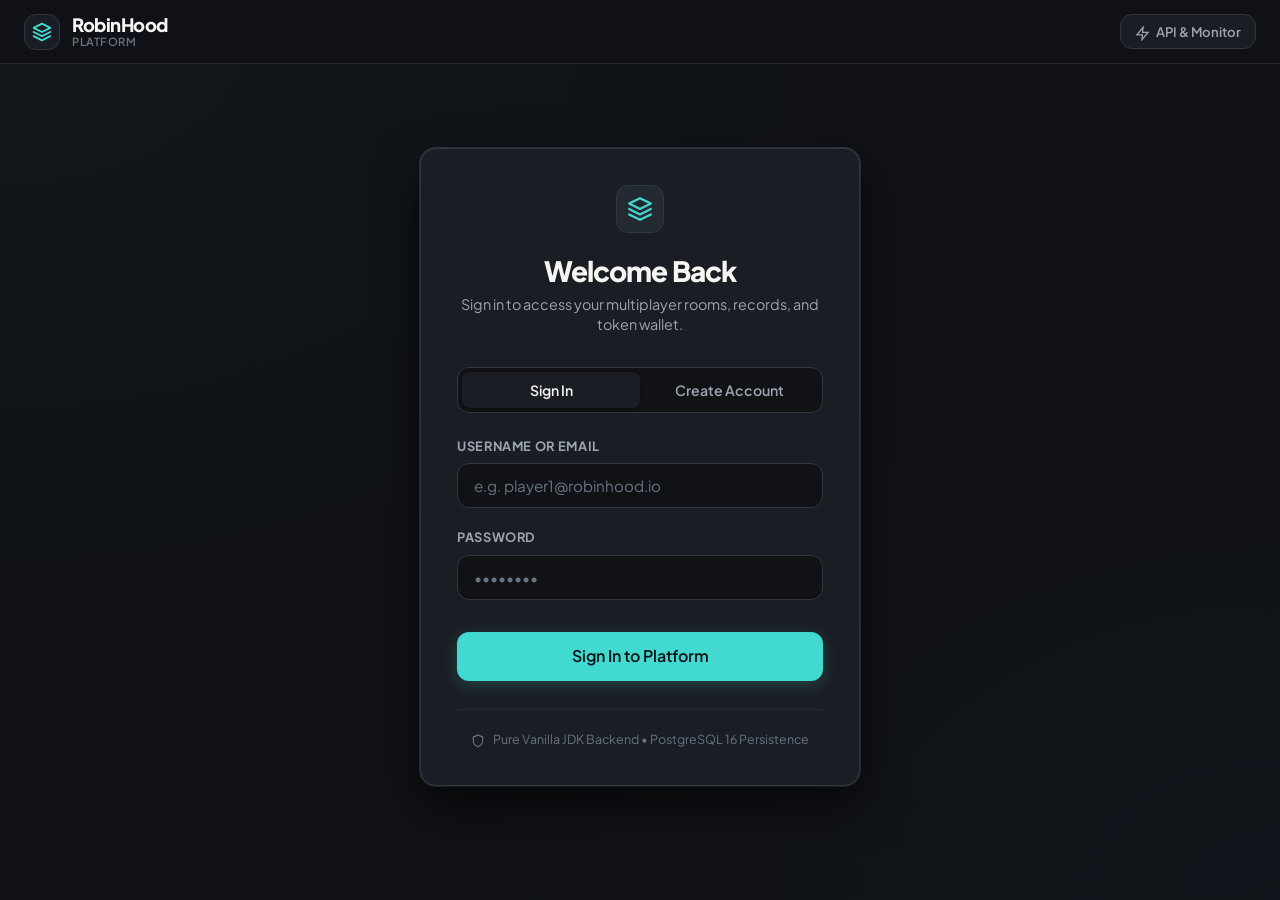
<file: client/web vanilla/index.html>
<!DOCTYPE html>
<html lang="en">
<head>
  <meta charset="UTF-8" />
  <title>RobinHood — Contemporary Gaming Platform</title>
  <meta name="viewport" content="width=device-width, initial-scale=1" />
  <meta name="description" content="Discover games, play against tactical AI, or compete in real-time multiplayer with custom rooms and instant matchmaking." />
  <meta name="theme-color" content="#101216" />
  <link rel="preconnect" href="https://fonts.googleapis.com">
  <link rel="preconnect" href="https://fonts.gstatic.com" crossorigin>
  <link href="https://fonts.googleapis.com/css2?family=Plus+Jakarta+Sans:wght@400;500;600;700;800&family=JetBrains+Mono:wght@500;600;700&display=swap" rel="stylesheet">
  <link rel="stylesheet" href="css/style.css" />
</head>
<body>

  <!-- Top Sticky Header Navigation Bar -->
  <header class="app-header">
    <div class="header-container">
      <a href="#" class="brand" id="brandLogo" aria-label="RobinHood Gaming Home">
        <div class="brand-icon">
          <svg width="20" height="20" viewBox="0 0 24 24" fill="none" stroke="currentColor" stroke-width="2.2" stroke-linecap="round" stroke-linejoin="round">
            <path d="M12 2L2 7l10 5 10-5-10-5zM2 17l10 5 10-5M2 12l10 5 10-5"/>
          </svg>
        </div>
        <div class="brand-text">
          <span class="brand-title">RobinHood</span>
          <span class="brand-sub">Platform</span>
        </div>
      </a>

      <div class="nav-controls">
        <div id="balanceChip" class="balance-chip hidden" title="Available Balance">
          <span class="balance-icon">
            <svg class="app-icon" width="16" height="16" viewBox="0 0 24 24" fill="none" stroke="currentColor" stroke-width="2">
              <circle cx="12" cy="12" r="9"/>
              <path d="M12 7v10M9 9.5h6M9 14.5h6"/>
            </svg>
          </span>
          <span id="headerBalance" class="balance-value">0</span>
          <span class="balance-currency">Tokens</span>
        </div>

        <div id="userBadge" class="user-badge hidden" title="Logged in player">
          <div class="user-avatar" id="headerAvatar">P</div>
          <span id="headerUsername" class="user-name">Player</span>
        </div>

        <a href="/docs" target="_blank" class="nav-action-link" title="Open Swagger API Explorer & Live System Telemetry">
          <span class="action-icon">
            <svg class="app-icon" width="15" height="15" viewBox="0 0 24 24" fill="none" stroke="currentColor" stroke-width="2">
              <polygon points="13 2 3 14 12 14 11 22 21 10 12 10 13 2"/>
            </svg>
          </span>
          <span class="action-label">API & Monitor</span>
        </a>

        <button id="logoutBtn" class="btn btn-ghost btn-sm hidden" title="Log out of current session">
          Log Out
        </button>
      </div>
    </div>
  </header>

  <!-- Main Viewport Shell -->
  <main class="main-wrapper">
    <div id="app" class="app-viewport"></div>
  </main>

  <!-- Toast Notification Stack -->
  <div id="toast-container" class="toast-container" aria-live="polite"></div>

  <!-- Main Application Orchestrator -->
  <script type="module" src="scripts/main.js"></script>

</body>
</html>
</file>
<file: client/web vanilla/css/style.css>
/* ==========================================================================
   RobinHood Gaming Platform - Modern Premium Design System
   Pure Vanilla CSS - Minimal, Classy, High-Performance Aesthetic
   ========================================================================== */

@import url('https://fonts.googleapis.com/css2?family=Plus+Jakarta+Sans:wght@400;500;600;700;800&family=JetBrains+Mono:wght@500;600;700&display=swap');

:root {
  /* Typography Scale */
  --font-sans: 'Plus Jakarta Sans', -apple-system, BlinkMacSystemFont, 'Segoe UI', Roboto, Helvetica, Arial, sans-serif;
  --font-mono: 'JetBrains Mono', ui-monospace, SFMono-Regular, Menlo, Monaco, Consolas, monospace;

  /* Primary Palette (Dark, Sophisticated, Restrained) */
  --bg-main: #101216;
  --bg-surface: #161A20;
  --surface-elevated: #1A1E24;
  --surface-secondary: #242A31;
  --surface-tertiary: #2D343E;
  --surface-glass: rgba(26, 30, 36, 0.85);
  --surface-glass-hover: rgba(36, 42, 49, 0.9);

  /* Borders & Dividers */
  --border-subtle: #232932;
  --border-medium: #303740;
  --border-hover: #414B58;
  --border-focus: #42D9D0;
  --border-glass: rgba(255, 255, 255, 0.07);

  /* Text & Content Hierarchy */
  --text-primary: #F5F5F2;
  --text-secondary: #9CA4B0;
  --text-muted: #677382;
  --text-inverse: #101216;

  /* Interaction Accent Colors */
  --accent-primary: #42D9D0;          /* Signature Mint */
  --accent-hover: #5FE2D9;            /* Brighter mint on hover */
  --accent-active: #32BFB6;           /* Pressed mint */
  --accent-subtle: rgba(66, 217, 208, 0.12);
  --accent-border: rgba(66, 217, 208, 0.32);
  --accent-glow: rgba(66, 217, 208, 0.22);

  /* Semantic Status Colors */
  --status-success: #34D399;
  --status-success-bg: rgba(52, 211, 153, 0.12);
  --status-success-border: rgba(52, 211, 153, 0.3);

  --status-warning: #F59E0B;
  --status-warning-bg: rgba(245, 158, 11, 0.12);
  --status-warning-border: rgba(245, 158, 11, 0.3);

  --status-error: #EF4444;
  --status-error-bg: rgba(239, 68, 68, 0.12);
  --status-error-border: rgba(239, 68, 68, 0.3);

  --status-info: #60A5FA;
  --status-info-bg: rgba(96, 165, 250, 0.12);
  --status-info-border: rgba(96, 165, 250, 0.3);

  /* Corner Radii */
  --radius-xs: 4px;
  --radius-sm: 8px;
  --radius-md: 12px;
  --radius-lg: 16px;
  --radius-xl: 22px;
  --radius-full: 9999px;

  /* Shadows & Depth */
  --shadow-sm: 0 1px 3px rgba(0, 0, 0, 0.3);
  --shadow-md: 0 4px 14px rgba(0, 0, 0, 0.4), 0 0 0 1px var(--border-subtle);
  --shadow-lg: 0 12px 32px rgba(0, 0, 0, 0.5), 0 0 0 1px var(--border-subtle);
  --shadow-pop: 0 20px 48px rgba(0, 0, 0, 0.65), 0 0 0 1px var(--border-medium);
  --shadow-accent: 0 4px 16px var(--accent-glow);

  /* Transitions */
  --transition-fast: 150ms cubic-bezier(0.4, 0, 0.2, 1);
  --transition-normal: 220ms cubic-bezier(0.4, 0, 0.2, 1);
}

/* Base Reset & Box Sizing */
*, *::before, *::after {
  box-sizing: border-box;
  margin: 0;
  padding: 0;
}

html {
  font-size: 16px;
  color-scheme: dark;
  scroll-behavior: smooth;
}

body {
  font-family: var(--font-sans);
  background-color: var(--bg-main);
  background-image: 
    radial-gradient(at 0% 0%, rgba(66, 217, 208, 0.03) 0px, transparent 50%),
    radial-gradient(at 100% 100%, rgba(96, 165, 250, 0.02) 0px, transparent 50%);
  color: var(--text-primary);
  min-height: 100vh;
  display: flex;
  flex-direction: column;
  line-height: 1.5;
  -webkit-font-smoothing: antialiased;
  -moz-osx-font-smoothing: grayscale;
}

/* Custom Scrollbars */
::-webkit-scrollbar {
  width: 7px;
  height: 7px;
}
::-webkit-scrollbar-track {
  background: var(--bg-main);
}
::-webkit-scrollbar-thumb {
  background: var(--surface-tertiary);
  border-radius: var(--radius-full);
}
::-webkit-scrollbar-thumb:hover {
  background: var(--border-hover);
}

/* Typography Defaults */
h1, h2, h3, h4, h5, h6 {
  color: var(--text-primary);
  font-weight: 700;
  line-height: 1.25;
  letter-spacing: -0.02em;
}

p {
  color: var(--text-secondary);
}

a {
  color: var(--accent-primary);
  text-decoration: none;
  transition: color var(--transition-fast);
}
a:hover {
  color: var(--accent-hover);
}

/* Top Sticky Navigation Bar */
.app-header {
  position: sticky;
  top: 0;
  z-index: 50;
  height: 64px;
  backdrop-filter: blur(16px);
  -webkit-backdrop-filter: blur(16px);
  background: rgba(16, 18, 22, 0.88);
  border-bottom: 1px solid var(--border-subtle);
  display: flex;
  align-items: center;
  padding: 0 1.5rem;
}

.header-container {
  max-width: 1240px;
  width: 100%;
  margin: 0 auto;
  display: flex;
  align-items: center;
  justify-content: space-between;
}

.brand {
  display: flex;
  align-items: center;
  gap: 0.75rem;
  text-decoration: none;
  color: var(--text-primary);
  user-select: none;
}

.brand-icon {
  width: 36px;
  height: 36px;
  background: var(--surface-elevated);
  border: 1px solid var(--border-medium);
  border-radius: var(--radius-md);
  display: flex;
  align-items: center;
  justify-content: center;
  color: var(--accent-primary);
  transition: all var(--transition-fast);
}

.brand:hover .brand-icon {
  border-color: var(--accent-primary);
  box-shadow: 0 0 12px var(--accent-glow);
  transform: translateY(-1px);
}

.brand-text {
  display: flex;
  flex-direction: column;
  line-height: 1.1;
}

.brand-title {
  font-weight: 800;
  font-size: 1.15rem;
  letter-spacing: -0.025em;
  color: var(--text-primary);
}

.brand-sub {
  font-size: 0.7rem;
  font-weight: 600;
  color: var(--text-muted);
  letter-spacing: 0.05em;
  text-transform: uppercase;
}

.nav-controls {
  display: flex;
  align-items: center;
  gap: 0.85rem;
}

/* Balance Chip */
.balance-chip {
  display: flex;
  align-items: center;
  gap: 0.45rem;
  background: var(--surface-elevated);
  border: 1px solid var(--border-medium);
  padding: 0.35rem 0.85rem;
  border-radius: var(--radius-full);
  font-size: 0.85rem;
  font-weight: 600;
  color: var(--text-primary);
  transition: border-color var(--transition-fast);
}
.balance-chip:hover {
  border-color: var(--status-warning);
}
.balance-icon {
  font-size: 0.95rem;
}
.balance-value {
  font-family: var(--font-mono);
  font-weight: 700;
  color: #FBBF24;
}
.balance-currency {
  font-size: 0.75rem;
  color: var(--text-muted);
  text-transform: uppercase;
  letter-spacing: 0.03em;
}

/* User Profile Badge */
.user-badge {
  display: flex;
  align-items: center;
  gap: 0.5rem;
  background: var(--surface-elevated);
  border: 1px solid var(--border-medium);
  padding: 0.3rem 0.75rem;
  border-radius: var(--radius-full);
  font-size: 0.85rem;
  color: var(--text-primary);
}

.user-avatar {
  width: 26px;
  height: 26px;
  border-radius: 50%;
  background: var(--surface-tertiary);
  border: 1px solid var(--border-hover);
  display: flex;
  align-items: center;
  justify-content: center;
  font-size: 0.75rem;
  font-weight: 700;
  color: var(--accent-primary);
}

.user-name {
  font-weight: 600;
  font-size: 0.85rem;
  max-width: 130px;
  overflow: hidden;
  text-overflow: ellipsis;
  white-space: nowrap;
}

/* Navigation Links & Action Buttons */
.nav-action-link {
  display: flex;
  align-items: center;
  gap: 0.4rem;
  padding: 0.4rem 0.85rem;
  border-radius: var(--radius-md);
  border: 1px solid var(--border-medium);
  background: var(--surface-elevated);
  font-size: 0.82rem;
  font-weight: 600;
  color: var(--text-secondary);
  text-decoration: none;
  transition: all var(--transition-fast);
}
.nav-action-link:hover {
  border-color: var(--accent-border);
  color: var(--accent-primary);
  background: var(--accent-subtle);
}

/* Main Viewport Shell */
.main-wrapper {
  max-width: 1240px;
  width: 100%;
  margin: 1.75rem auto;
  padding: 0 1.5rem;
  flex: 1;
}

.app-viewport {
  width: 100%;
}

/* Segmented Navigation Tabs */
.tabs-bar {
  display: inline-flex;
  gap: 0.35rem;
  background: var(--surface-elevated);
  border: 1px solid var(--border-medium);
  padding: 0.3rem;
  border-radius: var(--radius-md);
  margin-bottom: 2rem;
  overflow-x: auto;
  box-shadow: var(--shadow-sm);
}

.tab-btn {
  background: transparent;
  border: none;
  color: var(--text-secondary);
  font-family: var(--font-sans);
  font-size: 0.88rem;
  font-weight: 600;
  padding: 0.55rem 1.15rem;
  border-radius: var(--radius-sm);
  cursor: pointer;
  display: flex;
  align-items: center;
  gap: 0.5rem;
  transition: all var(--transition-fast);
  white-space: nowrap;
  user-select: none;
}

.tab-btn:hover {
  color: var(--text-primary);
  background: rgba(255, 255, 255, 0.04);
}

.tab-btn.active {
  color: var(--text-primary);
  background: var(--surface-secondary);
  border: 1px solid var(--border-hover);
  box-shadow: var(--shadow-sm);
}

/* Common Surfaces & Cards */
.card, .glass-card {
  background: var(--surface-elevated);
  border: 1px solid var(--border-subtle);
  border-radius: var(--radius-lg);
  padding: 1.75rem;
  box-shadow: var(--shadow-md);
  transition: border-color var(--transition-fast), box-shadow var(--transition-fast);
}
.card:hover, .glass-card:hover {
  border-color: var(--border-medium);
}

/* Buttons */
.btn {
  display: inline-flex;
  align-items: center;
  justify-content: center;
  gap: 0.5rem;
  font-family: var(--font-sans);
  font-size: 0.92rem;
  font-weight: 600;
  padding: 0.65rem 1.35rem;
  border-radius: var(--radius-md);
  border: 1px solid transparent;
  cursor: pointer;
  transition: all var(--transition-fast);
  text-decoration: none;
  line-height: 1.25;
  user-select: none;
}

.btn:focus-visible {
  outline: 2px solid var(--border-focus);
  outline-offset: 2px;
}

.btn-primary {
  background: var(--accent-primary);
  color: var(--text-inverse);
  box-shadow: var(--shadow-accent);
}
.btn-primary:hover:not(:disabled) {
  background: var(--accent-hover);
  transform: translateY(-1px);
  box-shadow: 0 6px 20px var(--accent-glow);
}
.btn-primary:active:not(:disabled) {
  background: var(--accent-active);
  transform: translateY(0);
}

.btn-secondary {
  background: var(--surface-secondary);
  border-color: var(--border-medium);
  color: var(--text-primary);
}
.btn-secondary:hover:not(:disabled) {
  background: var(--surface-tertiary);
  border-color: var(--border-hover);
  transform: translateY(-1px);
}

.btn-ghost {
  background: transparent;
  border-color: transparent;
  color: var(--text-secondary);
}
.btn-ghost:hover:not(:disabled) {
  color: var(--text-primary);
  background: rgba(255, 255, 255, 0.05);
}

.btn-danger {
  background: var(--status-error-bg);
  border-color: var(--status-error-border);
  color: #F87171;
}
.btn-danger:hover:not(:disabled) {
  background: var(--status-error);
  color: white;
  transform: translateY(-1px);
}

.btn-violet {
  background: #3B82F6;
  color: #ffffff;
  box-shadow: 0 4px 14px rgba(59, 130, 246, 0.35);
}
.btn-violet:hover:not(:disabled) {
  background: #60A5FA;
  transform: translateY(-1px);
}

.btn-sm {
  padding: 0.4rem 0.85rem;
  font-size: 0.82rem;
  border-radius: var(--radius-sm);
}

.btn:disabled {
  opacity: 0.4;
  cursor: not-allowed;
  transform: none !important;
  box-shadow: none !important;
}

/* Forms & Inputs */
.form-group {
  margin-bottom: 1.25rem;
}

.form-label {
  display: block;
  font-size: 0.8rem;
  font-weight: 700;
  color: var(--text-secondary);
  margin-bottom: 0.45rem;
  text-transform: uppercase;
  letter-spacing: 0.05em;
}

.form-input, .form-select {
  width: 100%;
  background: var(--bg-main);
  border: 1px solid var(--border-medium);
  border-radius: var(--radius-md);
  padding: 0.75rem 1rem;
  color: var(--text-primary);
  font-family: var(--font-sans);
  font-size: 0.95rem;
  transition: all var(--transition-fast);
}

.form-input::placeholder {
  color: var(--text-muted);
}

.form-input:focus, .form-select:focus {
  outline: none;
  border-color: var(--border-focus);
  box-shadow: 0 0 0 3px var(--accent-subtle);
  background: var(--bg-surface);
}

/* Chips & Selectors */
.chip-select-group {
  display: flex;
  gap: 0.5rem;
  flex-wrap: wrap;
}

.chip-btn {
  background: var(--surface-elevated);
  border: 1px solid var(--border-medium);
  color: var(--text-secondary);
  font-family: var(--font-sans);
  font-size: 0.85rem;
  font-weight: 600;
  padding: 0.5rem 0.95rem;
  border-radius: var(--radius-md);
  cursor: pointer;
  transition: all var(--transition-fast);
  user-select: none;
}

.chip-btn:hover {
  border-color: var(--border-hover);
  color: var(--text-primary);
}

.chip-btn.active {
  background: var(--accent-subtle);
  border-color: var(--accent-primary);
  color: var(--accent-primary);
  font-weight: 700;
}

/* ==========================================================================
   Lobby Layout & Game Discovery Grid
   ========================================================================== */

.lobby-hero {
  margin-bottom: 2rem;
  display: flex;
  justify-content: space-between;
  align-items: flex-end;
  flex-wrap: wrap;
  gap: 1rem;
}

.lobby-hero-title {
  font-size: 2rem;
  font-weight: 800;
  letter-spacing: -0.03em;
  color: var(--text-primary);
  margin-bottom: 0.35rem;
}

.lobby-hero-desc {
  font-size: 0.95rem;
  color: var(--text-secondary);
  max-width: 620px;
}

.lobby-grid {
  display: grid;
  grid-template-columns: 1fr 360px;
  gap: 2rem;
  align-items: start;
}

@media (max-width: 1040px) {
  .lobby-grid {
    grid-template-columns: 1fr;
  }
}

/* 4-Game Discovery Grid */
.game-options-grid {
  display: grid;
  grid-template-columns: repeat(2, 1fr);
  gap: 1.15rem;
  margin-top: 0.65rem;
}

@media (max-width: 680px) {
  .game-options-grid {
    grid-template-columns: 1fr;
  }
}

.game-option-card {
  cursor: pointer;
  border: 1px solid var(--border-subtle);
  background: var(--surface-elevated);
  border-radius: var(--radius-lg);
  padding: 1.35rem;
  transition: all var(--transition-normal);
  position: relative;
  display: flex;
  flex-direction: column;
  justify-content: space-between;
  gap: 0.75rem;
  user-select: none;
}

.game-option-card:hover {
  transform: translateY(-2px);
  border-color: var(--border-hover);
  box-shadow: var(--shadow-md);
}

.game-option-card.active {
  border-color: var(--accent-primary);
  background: linear-gradient(180deg, rgba(66, 217, 208, 0.08) 0%, var(--surface-elevated) 100%);
  box-shadow: 0 0 0 1px var(--accent-primary), var(--shadow-md);
}

.game-card-top {
  display: flex;
  align-items: center;
  justify-content: space-between;
  gap: 0.5rem;
}

.game-badge {
  font-size: 0.72rem;
  font-weight: 700;
  padding: 3px 8px;
  border-radius: var(--radius-full);
  border: 1px solid var(--border-medium);
  background: var(--surface-secondary);
  color: var(--text-secondary);
  letter-spacing: 0.02em;
}

.game-option-card.active .game-badge {
  border-color: var(--accent-border);
  background: var(--accent-subtle);
  color: var(--accent-primary);
}

.game-selection-pill {
  font-size: 0.68rem;
  font-weight: 800;
  color: var(--accent-primary);
  letter-spacing: 0.05em;
  text-transform: uppercase;
  display: none;
}

.game-option-card.active .game-selection-pill {
  display: block;
}

.game-option-card.active::after {
  content: "";
  display: none;
}

.game-icon-box {
  width: 44px;
  height: 44px;
  border-radius: var(--radius-md);
  background: var(--surface-secondary);
  border: 1px solid var(--border-medium);
  display: flex;
  align-items: center;
  justify-content: center;
  font-size: 1.5rem;
  margin: 0.35rem 0;
}

.game-title {
  font-weight: 800;
  font-size: 1.15rem;
  color: var(--text-primary);
  letter-spacing: -0.015em;
}

.game-desc {
  color: var(--text-secondary);
  font-size: 0.84rem;
  line-height: 1.45;
}

/* Quick Match Radar Box */
.radar-scanner {
  position: relative;
  width: 100px;
  height: 100px;
  margin: 1.5rem auto;
  border-radius: 50%;
  border: 2px solid var(--accent-border);
  display: flex;
  align-items: center;
  justify-content: center;
  overflow: hidden;
  box-shadow: 0 0 24px rgba(66, 217, 208, 0.1);
}

.radar-beam {
  position: absolute;
  top: 0;
  left: 0;
  width: 100%;
  height: 100%;
  border-radius: 50%;
  background: conic-gradient(from 0deg, rgba(66, 217, 208, 0.45) 0deg, transparent 60deg);
  animation: radarRotate 2s linear infinite;
}

@keyframes radarRotate {
  from { transform: rotate(0deg); }
  to { transform: rotate(360deg); }
}

/* Waiting Room Lobby Modal */
.waiting-room-card {
  max-width: 680px;
  width: 90%;
  background: var(--surface-elevated);
  border: 1px solid var(--border-medium);
  border-radius: var(--radius-lg);
  box-shadow: var(--shadow-pop);
  padding: 2.25rem;
  color: var(--text-primary);
  animation: modalFadeIn 0.22s cubic-bezier(0.16, 1, 0.3, 1);
}

.room-code-container {
  display: flex;
  align-items: center;
  justify-content: center;
  gap: 1rem;
  background: var(--surface-secondary);
  border: 1px dashed var(--accent-border);
  border-radius: var(--radius-md);
  padding: 1rem 1.5rem;
  margin: 1.25rem 0;
}

.room-code-badge {
  font-family: var(--font-mono);
  font-size: 2.25rem;
  font-weight: 800;
  letter-spacing: 0.25em;
  color: var(--accent-primary);
  user-select: all;
}

.participant-list {
  display: flex;
  flex-direction: column;
  gap: 0.75rem;
  margin: 1.25rem 0;
}

.participant-item {
  display: flex;
  align-items: center;
  justify-content: space-between;
  background: var(--surface-secondary);
  border: 1px solid var(--border-subtle);
  border-radius: var(--radius-md);
  padding: 0.85rem 1.15rem;
  transition: all var(--transition-fast);
}

.participant-item.is-host {
  border-color: rgba(245, 158, 11, 0.4);
}

.participant-item.empty-slot {
  border-style: dashed;
  opacity: 0.55;
}

.team-pill {
  font-size: 0.72rem;
  font-weight: 800;
  padding: 2px 8px;
  border-radius: var(--radius-full);
  text-transform: uppercase;
  letter-spacing: 0.04em;
}

.team-1-pill {
  background: var(--status-info-bg);
  color: var(--status-info);
  border: 1px solid var(--status-info-border);
}

.team-2-pill {
  background: var(--status-error-bg);
  color: #F87171;
  border: 1px solid var(--status-error-border);
}

.status-tag {
  font-size: 0.75rem;
  font-weight: 700;
  padding: 4px 10px;
  border-radius: var(--radius-full);
}

.status-tag.ready {
  background: var(--status-success-bg);
  color: var(--status-success);
  border: 1px solid var(--status-success-border);
}

.status-tag.not-ready {
  background: var(--status-warning-bg);
  color: var(--status-warning);
  border: 1px solid var(--status-warning-border);
}

/* ==========================================================================
   In-Game Screens & Board Designs
   ========================================================================== */

.game-layout {
  display: grid;
  grid-template-columns: 1fr 340px;
  gap: 2rem;
  align-items: start;
}

@media (max-width: 960px) {
  .game-layout {
    grid-template-columns: 1fr;
  }
}

.board-container {
  background: var(--surface-elevated);
  border: 1px solid var(--border-medium);
  border-radius: var(--radius-lg);
  padding: 1.25rem;
  box-shadow: var(--shadow-lg);
  position: relative;
}

.board-grid {
  display: grid;
  grid-template-columns: repeat(10, 1fr);
  grid-template-rows: repeat(10, 1fr);
  gap: 4px;
  aspect-ratio: 1;
  width: 100%;
  max-width: 600px;
  margin: 0 auto;
}

.board-cell {
  position: relative;
  background: #161A20;
  border: 1px solid rgba(255, 255, 255, 0.04);
  border-radius: var(--radius-xs);
  display: flex;
  flex-direction: column;
  justify-content: space-between;
  padding: 4px;
  transition: all var(--transition-fast);
  user-select: none;
}

.board-cell.alt {
  background: #1B2028;
}

.board-cell .cell-num {
  font-family: var(--font-mono);
  font-size: 0.65rem;
  font-weight: 700;
  color: var(--text-muted);
}

.board-cell.cell-1 {
  background: rgba(52, 211, 153, 0.12);
  border-color: var(--status-success-border);
}

.board-cell.cell-100 {
  background: rgba(245, 158, 11, 0.18);
  border-color: var(--status-warning-border);
}

.board-cell.has-snake {
  background: rgba(239, 68, 68, 0.15);
  border-color: var(--status-error-border);
}

.board-cell.has-ladder {
  background: rgba(52, 211, 153, 0.15);
  border-color: var(--status-success-border);
}

.portal-tag {
  font-size: 0.65rem;
  font-weight: 700;
  border-radius: var(--radius-xs);
  padding: 1px 4px;
  display: inline-flex;
  align-items: center;
  gap: 2px;
  align-self: flex-end;
}

.portal-snake {
  background: var(--status-error-bg);
  color: #F87171;
}

.portal-ladder {
  background: var(--status-success-bg);
  color: var(--status-success);
}

.tokens-holder {
  display: flex;
  gap: 3px;
  flex-wrap: wrap;
  align-items: center;
  justify-content: center;
  min-height: 18px;
}

.player-token {
  width: 14px;
  height: 14px;
  border-radius: 50%;
  border: 2px solid white;
  box-shadow: 0 0 8px rgba(0, 0, 0, 0.7);
  transition: transform 0.3s cubic-bezier(0.34, 1.56, 0.64, 1);
  animation: tokenDrop 0.3s ease;
}

@keyframes tokenDrop {
  0% { transform: scale(0.3) translateY(-10px); }
  100% { transform: scale(1) translateY(0); }
}

.token-0 { background: #34D399; }
.token-1 { background: #60A5FA; }
.token-2 { background: #F59E0B; }
.token-3 { background: #A78BFA; }

/* Turn Indicators & Dice Stage */
.game-sidebar {
  display: flex;
  flex-direction: column;
  gap: 1.25rem;
}

.turn-banner {
  padding: 1rem;
  border-radius: var(--radius-md);
  text-align: center;
  font-weight: 700;
  font-size: 0.95rem;
  display: flex;
  align-items: center;
  justify-content: center;
  gap: 0.65rem;
  transition: all var(--transition-normal);
}

.turn-banner.your-turn {
  background: var(--accent-subtle);
  border: 1px solid var(--accent-primary);
  color: var(--accent-primary);
  box-shadow: var(--shadow-accent);
}

.turn-banner.opponent-turn {
  background: var(--surface-secondary);
  border: 1px solid var(--border-medium);
  color: var(--text-secondary);
}

.dice-stage {
  padding: 1.75rem 1rem;
  background: var(--surface-elevated);
  border: 1px solid var(--border-medium);
  border-radius: var(--radius-lg);
  display: flex;
  flex-direction: column;
  align-items: center;
  gap: 1.25rem;
}

.dice-box {
  width: 72px;
  height: 72px;
  background: #F8FAFC;
  border-radius: var(--radius-md);
  display: flex;
  align-items: center;
  justify-content: center;
  font-size: 3rem;
  color: #0F172A;
  box-shadow: 0 10px 25px rgba(0, 0, 0, 0.4);
  user-select: none;
}

.dice-box.rolling {
  animation: diceRollAnim 0.6s cubic-bezier(0.25, 1, 0.5, 1);
}

@keyframes diceRollAnim {
  0% { transform: rotate(0deg) scale(1); }
  25% { transform: rotate(90deg) scale(1.15) translateY(-8px); }
  50% { transform: rotate(180deg) scale(0.9) translateY(4px); }
  75% { transform: rotate(270deg) scale(1.1) translateY(-4px); }
  100% { transform: rotate(360deg) scale(1) translateY(0); }
}

.match-feed {
  background: var(--bg-main);
  border: 1px solid var(--border-subtle);
  border-radius: var(--radius-md);
  padding: 0.85rem;
  max-height: 200px;
  overflow-y: auto;
  font-size: 0.85rem;
  display: flex;
  flex-direction: column;
  gap: 0.45rem;
}

.feed-item {
  padding: 0.4rem 0.65rem;
  border-radius: var(--radius-xs);
  background: rgba(255, 255, 255, 0.03);
  display: flex;
  align-items: center;
  gap: 0.45rem;
}

.feed-item.snake { border-left: 3px solid var(--status-error); }
.feed-item.ladder { border-left: 3px solid var(--status-success); }
.feed-item.win { border-left: 3px solid var(--status-warning); font-weight: 700; color: #FBBF24; }

/* ==========================================================================
   South African Khasino (Kasi Kasino) Green Felt Board
   ========================================================================== */

.khasino-table {
  background: radial-gradient(circle at 50% 45%, #0D2619 0%, #081710 70%, #040A07 100%);
  border: 1px solid rgba(66, 217, 208, 0.28);
  border-radius: var(--radius-lg);
  padding: 1.75rem;
  box-shadow: var(--shadow-pop);
  min-height: 600px;
  display: flex;
  flex-direction: column;
  justify-content: space-between;
  gap: 1.5rem;
  position: relative;
}

.khasino-opponents-row {
  display: flex;
  justify-content: center;
  gap: 1.25rem;
  flex-wrap: wrap;
}

.khasino-opponent-box {
  background: rgba(10, 20, 15, 0.85);
  border: 1px solid rgba(66, 217, 208, 0.2);
  border-radius: var(--radius-md);
  padding: 0.65rem 1rem;
  display: flex;
  align-items: center;
  gap: 0.85rem;
  backdrop-filter: blur(8px);
  transition: all var(--transition-fast);
}

.khasino-opponent-box.active-turn {
  border-color: var(--accent-primary);
  box-shadow: 0 0 16px var(--accent-glow);
  background: rgba(66, 217, 208, 0.1);
}

.khasino-middle-felt {
  display: flex;
  flex-direction: column;
  gap: 1.25rem;
  background: rgba(4, 12, 8, 0.6);
  border: 1px dashed rgba(66, 217, 208, 0.25);
  border-radius: var(--radius-md);
  padding: 1.25rem;
  min-height: 240px;
}

.khasino-section-header {
  font-size: 0.75rem;
  font-weight: 800;
  text-transform: uppercase;
  letter-spacing: 0.08em;
  color: var(--accent-primary);
  display: flex;
  align-items: center;
  justify-content: space-between;
}

.khasino-floor-grid, .khasino-builds-grid {
  display: flex;
  flex-wrap: wrap;
  gap: 0.85rem;
  align-items: center;
  min-height: 115px;
}

.khasino-build-card {
  background: rgba(13, 27, 20, 0.9);
  border: 1.5px solid rgba(66, 217, 208, 0.35);
  border-radius: var(--radius-md);
  padding: 0.65rem 0.85rem;
  display: flex;
  flex-direction: column;
  gap: 0.5rem;
  box-shadow: 0 8px 18px rgba(0, 0, 0, 0.4);
  cursor: pointer;
  transition: all var(--transition-fast);
  min-width: 130px;
}

.khasino-build-card:hover {
  transform: translateY(-2px);
  border-color: var(--accent-primary);
  box-shadow: 0 10px 24px rgba(0, 0, 0, 0.6), 0 0 14px var(--accent-glow);
}

.khasino-build-card.selected-build {
  border-color: #FBBF24 !important;
  box-shadow: 0 0 18px rgba(251, 191, 36, 0.45) !important;
  background: rgba(245, 158, 11, 0.12) !important;
}

.khasino-build-val-badge {
  background: var(--accent-primary);
  color: var(--text-inverse);
  font-weight: 800;
  font-size: 0.75rem;
  padding: 2px 8px;
  border-radius: var(--radius-full);
  display: flex;
  align-items: center;
  gap: 0.25rem;
}

.khasino-build-compound-badge {
  background: #8B5CF6;
  color: #ffffff;
  font-weight: 800;
  font-size: 0.72rem;
  padding: 2px 7px;
  border-radius: var(--radius-full);
}

/* Playing Card Unit (Khasino, Crazy 8s, Uno) */
.card-unit {
  width: 76px;
  height: 110px;
  border-radius: var(--radius-sm);
  position: relative;
  display: flex;
  flex-direction: column;
  justify-content: space-between;
  padding: 6px;
  user-select: none;
  cursor: pointer;
  transition: all 0.2s cubic-bezier(0.34, 1.56, 0.64, 1);
  box-shadow: 0 6px 14px rgba(0, 0, 0, 0.4);
}

.card-unit:hover {
  transform: translateY(-10px) scale(1.04);
  z-index: 10;
}

.card-unit.playable {
  border: 2px solid var(--accent-primary) !important;
  box-shadow: 0 0 16px var(--accent-glow), 0 8px 18px rgba(0, 0, 0, 0.5);
  animation: pulsePlayable 1.8s infinite;
}

@keyframes pulsePlayable {
  0%, 100% { transform: translateY(0); }
  50% { transform: translateY(-4px); }
}

.khasino-card, .c8-card {
  background: #FFFFFF;
  border: 1px solid #CBD5E1;
}
.khasino-card.red, .c8-card.red { color: #E11D48; }
.khasino-card.black, .c8-card.black { color: #0F172A; }

.khasino-card.mummy-card {
  border: 2px solid #F59E0B !important;
  box-shadow: 0 0 12px rgba(245, 158, 11, 0.35);
}

.khasino-card.spy-card {
  border: 2px solid #3B82F6 !important;
  box-shadow: 0 0 12px rgba(59, 130, 246, 0.35);
}

.khasino-card-special-badge {
  position: absolute;
  top: -8px;
  left: 50%;
  transform: translateX(-50%);
  font-size: 0.58rem;
  font-weight: 800;
  padding: 1px 5px;
  border-radius: var(--radius-full);
  letter-spacing: 0.04em;
  white-space: nowrap;
}

.badge-mummy {
  background: #F59E0B;
  color: #ffffff;
}
.badge-spy {
  background: #3B82F6;
  color: #ffffff;
}

.khasino-card.selected-hand {
  border: 2.5px solid var(--accent-primary) !important;
  transform: translateY(-14px) scale(1.05);
  box-shadow: 0 0 18px var(--accent-glow), 0 12px 24px rgba(0, 0, 0, 0.5);
  z-index: 20;
}

.khasino-card.selected-target {
  border: 2.5px solid #FBBF24 !important;
  transform: translateY(-6px) scale(1.03);
  box-shadow: 0 0 16px rgba(251, 191, 36, 0.6);
  z-index: 15;
}

/* Staging Bar */
.khasino-stage-bar {
  background: rgba(10, 22, 16, 0.92);
  border: 1px solid rgba(66, 217, 208, 0.3);
  border-radius: var(--radius-md);
  padding: 0.85rem 1.25rem;
  display: flex;
  justify-content: space-between;
  align-items: center;
  flex-wrap: wrap;
  gap: 0.75rem;
}

.khasino-stage-actions {
  display: flex;
  gap: 0.5rem;
  flex-wrap: wrap;
}

.btn-khasino-chow {
  background: var(--accent-primary);
  color: var(--text-inverse);
  font-weight: 800;
  border: none;
  padding: 0.5rem 1.15rem;
  border-radius: var(--radius-sm);
  cursor: pointer;
  transition: all var(--transition-fast);
}
.btn-khasino-chow:hover:not(:disabled) {
  background: var(--accent-hover);
  transform: translateY(-1px);
}

.btn-khasino-build {
  background: #3B82F6;
  color: #ffffff;
  font-weight: 800;
  border: none;
  padding: 0.5rem 1.15rem;
  border-radius: var(--radius-sm);
  cursor: pointer;
}
.btn-khasino-build:hover:not(:disabled) {
  background: #60A5FA;
  transform: translateY(-1px);
}

.btn-khasino-augment {
  background: #8B5CF6;
  color: #ffffff;
  font-weight: 800;
  border: none;
  padding: 0.5rem 1.15rem;
  border-radius: var(--radius-sm);
  cursor: pointer;
}

.btn-khasino-change {
  background: #F59E0B;
  color: #ffffff;
  font-weight: 800;
  border: none;
  padding: 0.5rem 1.15rem;
  border-radius: var(--radius-sm);
  cursor: pointer;
}

.btn-khasino-drift {
  background: var(--surface-tertiary);
  color: var(--text-primary);
  font-weight: 700;
  border: 1px solid var(--border-medium);
  padding: 0.5rem 1rem;
  border-radius: var(--radius-sm);
  cursor: pointer;
}

/* ==========================================================================
   Uno & Card Arena Specifics
   ========================================================================== */

.card-table {
  background: var(--surface-elevated);
  border: 1px solid var(--border-medium);
  border-radius: var(--radius-lg);
  padding: 1.5rem;
  box-shadow: var(--shadow-lg);
  min-height: 520px;
  display: flex;
  flex-direction: column;
  justify-content: space-between;
  gap: 1.5rem;
  position: relative;
}

.opponents-row {
  display: flex;
  justify-content: center;
  gap: 1.5rem;
  flex-wrap: wrap;
}

.opponent-card {
  background: var(--surface-secondary);
  border: 1px solid var(--border-medium);
  border-radius: var(--radius-md);
  padding: 0.65rem 1rem;
  display: flex;
  align-items: center;
  gap: 0.75rem;
}
.opponent-card.active-turn {
  border-color: var(--accent-primary);
  box-shadow: 0 0 16px var(--accent-glow);
}

.table-center {
  display: flex;
  align-items: center;
  justify-content: center;
  gap: 2.5rem;
  margin: 1rem 0;
}

.cards-fan {
  display: flex;
  gap: 0.5rem;
  justify-content: center;
  flex-wrap: wrap;
  padding: 0.5rem;
  min-height: 125px;
}

.uno-card {
  border: 3px solid #FFFFFF;
  display: flex;
  align-items: center;
  justify-content: center;
  position: relative;
  overflow: hidden;
}
.uno-card.uno-RED { background: #EF4444; }
.uno-card.uno-BLUE { background: #2563EB; }
.uno-card.uno-GREEN { background: #10B981; }
.uno-card.uno-YELLOW { background: #F59E0B; }
.uno-card.uno-WILD { background: linear-gradient(135deg, #EF4444 25%, #2563EB 25%, #2563EB 50%, #10B981 50%, #10B981 75%, #F59E0B 75%); }

.uno-oval {
  width: 58px;
  height: 84px;
  border-radius: 50%;
  background: rgba(255, 255, 255, 0.95);
  transform: rotate(-25deg);
  display: flex;
  align-items: center;
  justify-content: center;
}

.uno-symbol {
  font-size: 1.7rem;
  font-weight: 900;
  color: #0F172A;
  transform: rotate(25deg);
}

.uno-back, .c8-back {
  background: #0F172A;
  border: 2px solid var(--border-hover);
  display: flex;
  align-items: center;
  justify-content: center;
  font-weight: 900;
  font-size: 1.25rem;
  color: var(--accent-primary);
}

/* ==========================================================================
   Modals, Dialogs & Overlays
   ========================================================================== */

.modal-overlay {
  position: fixed;
  inset: 0;
  background: rgba(10, 12, 16, 0.82);
  backdrop-filter: blur(12px);
  -webkit-backdrop-filter: blur(12px);
  z-index: 99;
  display: flex;
  align-items: center;
  justify-content: center;
  padding: 1.5rem;
}

.modal-content {
  background: var(--surface-elevated);
  border: 1px solid var(--border-medium);
  border-radius: var(--radius-lg);
  max-width: 500px;
  width: 100%;
  padding: 2rem;
  text-align: center;
  box-shadow: var(--shadow-pop);
  animation: modalFadeIn 0.22s cubic-bezier(0.16, 1, 0.3, 1);
}

@keyframes modalFadeIn {
  from { opacity: 0; transform: scale(0.96) translateY(8px); }
  to { opacity: 1; transform: scale(1) translateY(0); }
}

.forfeit-modal-box {
  max-width: 480px;
  width: 100%;
  background: var(--surface-elevated);
  border: 1px solid var(--status-error-border);
  border-radius: var(--radius-lg);
  box-shadow: var(--shadow-pop);
  padding: 2rem;
  text-align: center;
  animation: modalFadeIn 0.2s ease-out;
}

/* ==========================================================================
   Tables, Activity Logs & Leaderboard
   ========================================================================== */

.data-table {
  width: 100%;
  border-collapse: collapse;
  font-size: 0.92rem;
}

.data-table th {
  text-align: left;
  padding: 0.85rem 1rem;
  color: var(--text-secondary);
  font-weight: 700;
  font-size: 0.78rem;
  text-transform: uppercase;
  letter-spacing: 0.05em;
  border-bottom: 1px solid var(--border-subtle);
}

.data-table td {
  padding: 0.9rem 1rem;
  border-bottom: 1px solid var(--border-subtle);
  color: var(--text-primary);
}

.data-table tr:hover td {
  background: rgba(255, 255, 255, 0.02);
}

.rank-badge {
  font-weight: 800;
  width: 28px;
  height: 28px;
  border-radius: 50%;
  display: inline-flex;
  align-items: center;
  justify-content: center;
  font-size: 0.85rem;
}

.rank-1 { background: rgba(245, 158, 11, 0.18); color: #FBBF24; border: 1px solid rgba(245, 158, 11, 0.4); }
.rank-2 { background: rgba(148, 163, 184, 0.18); color: #CBD5E1; border: 1px solid rgba(148, 163, 184, 0.4); }
.rank-3 { background: rgba(180, 83, 9, 0.18); color: #F59E0B; border: 1px solid rgba(180, 83, 9, 0.4); }

/* Wallet Balance Card */
.balance-card {
  background: var(--surface-secondary);
  border: 1px solid var(--border-medium);
  border-radius: var(--radius-lg);
  padding: 1.75rem;
  display: flex;
  align-items: center;
  justify-content: space-between;
  margin-bottom: 1.5rem;
}

.balance-card .value {
  font-family: var(--font-mono);
  font-size: 2.5rem;
  font-weight: 800;
  color: var(--accent-primary);
  letter-spacing: -0.02em;
}

.wallet-grid {
  display: grid;
  grid-template-columns: repeat(auto-fit, minmax(280px, 1fr));
  gap: 1.5rem;
  margin-top: 1.5rem;
}

/* ==========================================================================
   Toasts & Alerts
   ========================================================================== */

.toast-container {
  position: fixed;
  bottom: 1.75rem;
  right: 1.75rem;
  z-index: 100;
  display: flex;
  flex-direction: column;
  gap: 0.65rem;
  pointer-events: none;
}

.toast {
  background: var(--surface-secondary);
  border: 1px solid var(--border-medium);
  border-radius: var(--radius-md);
  padding: 0.85rem 1.25rem;
  color: var(--text-primary);
  font-size: 0.88rem;
  font-weight: 500;
  box-shadow: var(--shadow-lg);
  display: flex;
  align-items: center;
  gap: 0.65rem;
  animation: slideInRight 0.25s cubic-bezier(0.16, 1, 0.3, 1);
  pointer-events: auto;
}

.toast.success { border-left: 3px solid var(--accent-primary); }
.toast.error { border-left: 3px solid var(--status-error); }
.toast.info { border-left: 3px solid var(--status-info); }

@keyframes slideInRight {
  from { opacity: 0; transform: translateX(24px); }
  to { opacity: 1; transform: translateX(0); }
}

.hidden {
  display: none !important;
}

/* Auth View */
.auth-container {
  max-width: 440px;
  margin: 3.5rem auto;
}

.auth-header {
  text-align: center;
  margin-bottom: 2rem;
}

.auth-header h2 {
  font-size: 1.85rem;
  font-weight: 800;
  letter-spacing: -0.03em;
  margin-bottom: 0.4rem;
}

.auth-toggle {
  display: flex;
  background: var(--bg-main);
  padding: 4px;
  border-radius: var(--radius-md);
  margin-bottom: 1.5rem;
  border: 1px solid var(--border-medium);
}

.auth-toggle-btn {
  flex: 1;
  background: transparent;
  border: none;
  color: var(--text-secondary);
  font-family: var(--font-sans);
  font-size: 0.88rem;
  font-weight: 600;
  padding: 0.55rem;
  border-radius: var(--radius-sm);
  cursor: pointer;
  transition: all var(--transition-fast);
}

.auth-toggle-btn.active {
  background: var(--surface-elevated);
  color: var(--text-primary);
  box-shadow: var(--shadow-sm);
}

/* ==========================================================================
   Ludo Master Arena — Premium Board & Game Viewport
   ========================================================================== */

.ludo-viewport {
  max-width: 1200px;
  margin: 0 auto;
  padding: 0 1rem 3rem;
  display: flex;
  flex-direction: column;
  gap: 1.5rem;
}

.ludo-top-bar {
  display: flex;
  justify-content: space-between;
  align-items: center;
  flex-wrap: wrap;
  gap: 1rem;
  padding: 1rem 1.25rem;
  background: var(--surface-card);
  border: 1px solid var(--border-medium);
  border-radius: var(--radius-lg);
  box-shadow: var(--shadow-sm);
}

.ludo-turn-banner {
  display: flex;
  align-items: center;
  gap: 0.85rem;
}

.ludo-turn-dot {
  width: 14px;
  height: 14px;
  border-radius: 50%;
  box-shadow: 0 0 10px currentColor;
  animation: ludoPulse 1.8s infinite;
}

@keyframes ludoPulse {
  0%, 100% { transform: scale(1); opacity: 0.9; }
  50% { transform: scale(1.25); opacity: 1; }
}

.ludo-game-layout {
  display: grid;
  grid-template-columns: 1fr 340px;
  gap: 1.75rem;
  align-items: start;
}

@media (max-width: 960px) {
  .ludo-game-layout {
    grid-template-columns: 1fr;
  }
}

/* Board Canvas Card */
.ludo-board-card {
  background: var(--surface-card);
  border: 1px solid var(--border-medium);
  border-radius: var(--radius-xl);
  padding: 1.5rem;
  display: flex;
  flex-direction: column;
  align-items: center;
  box-shadow: var(--shadow-md);
  position: relative;
  overflow: hidden;
}

/* 15x15 Grid Board */
.ludo-board-grid {
  display: grid;
  grid-template-columns: repeat(15, minmax(0, 1fr));
  grid-template-rows: repeat(15, minmax(0, 1fr));
  width: 100%;
  max-width: 600px;
  aspect-ratio: 1 / 1;
  background: #0B0E14;
  border: 3px solid #242A31;
  border-radius: var(--radius-lg);
  box-shadow: 0 12px 36px rgba(0, 0, 0, 0.6), inset 0 0 12px rgba(0, 0, 0, 0.4);
  gap: 2px;
  padding: 4px;
  user-select: none;
}

/* Base Cells */
.ludo-cell {
  background: #141820;
  border-radius: 3px;
  display: flex;
  align-items: center;
  justify-content: center;
  position: relative;
  border: 1px solid rgba(255, 255, 255, 0.03);
  transition: all 0.15s ease;
}

/* Track Safe Stars */
.ludo-cell.is-safe {
  background: #1C222C;
  border-color: rgba(245, 158, 11, 0.35);
}

.ludo-cell.is-safe::after {
  content: '';
  position: absolute;
  width: 14px;
  height: 14px;
  background: url("data:image/svg+xml,%3Csvg xmlns='http://www.w3.org/2000/svg' viewBox='0 0 24 24' fill='%23F59E0B'%3E%3Cpolygon points='12 2 15.09 8.26 22 9.27 17 14.14 18.18 21.02 12 17.77 5.82 21.02 7 14.14 2 9.27 8.91 8.26 12 2'/%3E%3C/svg%3E") no-repeat center;
  background-size: contain;
  opacity: 0.75;
  pointer-events: none;
  filter: drop-shadow(0 0 4px rgba(245, 158, 11, 0.6));
}

/* Starting Squares */
.ludo-cell.start-RED {
  background: rgba(239, 68, 68, 0.25);
  border-color: #EF4444;
}
.ludo-cell.start-GREEN {
  background: rgba(16, 185, 129, 0.25);
  border-color: #10B981;
}
.ludo-cell.start-YELLOW {
  background: rgba(245, 158, 11, 0.25);
  border-color: #F59E0B;
}
.ludo-cell.start-BLUE {
  background: rgba(59, 130, 246, 0.25);
  border-color: #3B82F6;
}

/* Home Columns (Private Paths) */
.ludo-cell.home-RED {
  background: rgba(239, 68, 68, 0.35);
  border-color: rgba(239, 68, 68, 0.7);
}
.ludo-cell.home-GREEN {
  background: rgba(16, 185, 129, 0.35);
  border-color: rgba(16, 185, 129, 0.7);
}
.ludo-cell.home-YELLOW {
  background: rgba(245, 158, 11, 0.35);
  border-color: rgba(245, 158, 11, 0.7);
}
.ludo-cell.home-BLUE {
  background: rgba(59, 130, 246, 0.35);
  border-color: rgba(59, 130, 246, 0.7);
}

/* Corner Yard Quadrants (6x6 cells) */
.ludo-yard-quadrant {
  border-radius: var(--radius-md);
  padding: 8px;
  display: flex;
  flex-direction: column;
  justify-content: space-between;
  box-shadow: inset 0 2px 8px rgba(0, 0, 0, 0.4);
}

.ludo-yard-RED {
  background: linear-gradient(135deg, rgba(239, 68, 68, 0.22), rgba(185, 28, 28, 0.12));
  border: 2px solid rgba(239, 68, 68, 0.5);
}
.ludo-yard-GREEN {
  background: linear-gradient(135deg, rgba(16, 185, 129, 0.22), rgba(4, 120, 87, 0.12));
  border: 2px solid rgba(16, 185, 129, 0.5);
}
.ludo-yard-YELLOW {
  background: linear-gradient(135deg, rgba(245, 158, 11, 0.22), rgba(180, 83, 9, 0.12));
  border: 2px solid rgba(245, 158, 11, 0.5);
}
.ludo-yard-BLUE {
  background: linear-gradient(135deg, rgba(59, 130, 246, 0.22), rgba(29, 78, 216, 0.12));
  border: 2px solid rgba(59, 130, 246, 0.5);
}

.ludo-yard-header {
  display: flex;
  justify-content: space-between;
  align-items: center;
  font-size: 0.75rem;
  font-weight: 700;
  text-transform: uppercase;
  letter-spacing: 0.05em;
  opacity: 0.9;
}

.ludo-yard-docks {
  display: grid;
  grid-template-columns: 1fr 1fr;
  grid-template-rows: 1fr 1fr;
  gap: 8px;
  background: rgba(10, 13, 18, 0.65);
  border-radius: var(--radius-sm);
  padding: 8px;
  aspect-ratio: 1 / 1;
}

.ludo-dock-circle {
  border-radius: 50%;
  background: rgba(255, 255, 255, 0.04);
  border: 1px dashed rgba(255, 255, 255, 0.15);
  display: flex;
  align-items: center;
  justify-content: center;
  aspect-ratio: 1 / 1;
  position: relative;
}

/* Center Home Finish Area (3x3 cells) */
.ludo-center-home {
  grid-column: 7 / span 3;
  grid-row: 7 / span 3;
  background: #11151C;
  border-radius: var(--radius-md);
  position: relative;
  overflow: hidden;
  border: 2px solid #242A31;
  display: flex;
  align-items: center;
  justify-content: center;
}

.ludo-center-triangles {
  position: absolute;
  inset: 0;
  width: 100%;
  height: 100%;
}

.ludo-center-trophy {
  z-index: 5;
  font-size: 1.5rem;
  filter: drop-shadow(0 2px 8px rgba(0,0,0,0.8));
  display: flex;
  flex-direction: column;
  align-items: center;
  gap: 2px;
}

.ludo-center-finished-count {
  font-size: 0.7rem;
  font-weight: 800;
  color: #FBBF24;
  background: rgba(0, 0, 0, 0.65);
  padding: 1px 5px;
  border-radius: 10px;
}

/* Tokens */
.ludo-token-piece {
  width: 82%;
  height: 82%;
  border-radius: 50%;
  display: flex;
  align-items: center;
  justify-content: center;
  font-weight: 800;
  font-size: 0.75rem;
  color: #FFFFFF;
  position: relative;
  z-index: 10;
  box-shadow: 0 4px 8px rgba(0, 0, 0, 0.5), inset 0 2px 3px rgba(255, 255, 255, 0.4);
  border: 2px solid rgba(255, 255, 255, 0.85);
  transition: transform 0.2s cubic-bezier(0.34, 1.56, 0.64, 1);
}

.ludo-token-piece.color-RED {
  background: radial-gradient(circle at 35% 35%, #F87171, #DC2626 70%, #991B1B);
  box-shadow: 0 4px 8px rgba(239, 68, 68, 0.4), inset 0 2px 3px rgba(255, 255, 255, 0.5);
}
.ludo-token-piece.color-GREEN {
  background: radial-gradient(circle at 35% 35%, #34D399, #059669 70%, #065F46);
  box-shadow: 0 4px 8px rgba(16, 185, 129, 0.4), inset 0 2px 3px rgba(255, 255, 255, 0.5);
}
.ludo-token-piece.color-YELLOW {
  background: radial-gradient(circle at 35% 35%, #FDE047, #D97706 70%, #92400E);
  box-shadow: 0 4px 8px rgba(245, 158, 11, 0.4), inset 0 2px 3px rgba(255, 255, 255, 0.5);
  color: #1A1A1A;
}
.ludo-token-piece.color-BLUE {
  background: radial-gradient(circle at 35% 35%, #60A5FA, #2563EB 70%, #1E40AF);
  box-shadow: 0 4px 8px rgba(59, 130, 246, 0.4), inset 0 2px 3px rgba(255, 255, 255, 0.5);
}

/* Legal Move Pulsing Highlight */
.ludo-token-piece.is-legal {
  cursor: pointer;
  animation: ludoLegalPulse 1.2s infinite;
  box-shadow: 0 0 0 3px #42D9D0, 0 0 16px rgba(66, 217, 208, 0.9);
  z-index: 25;
}

.ludo-token-piece.is-legal:hover {
  transform: translateY(-3px) scale(1.18);
  box-shadow: 0 0 0 4px #42D9D0, 0 0 24px rgba(66, 217, 208, 1);
}

@keyframes ludoLegalPulse {
  0%, 100% {
    transform: scale(1);
    box-shadow: 0 0 0 3px #42D9D0, 0 0 14px rgba(66, 217, 208, 0.7);
  }
  50% {
    transform: scale(1.08);
    box-shadow: 0 0 0 5px #42D9D0, 0 0 22px rgba(66, 217, 208, 1);
  }
}

.ludo-token-piece.is-legal::before {
  content: '▲';
  position: absolute;
  top: -12px;
  font-size: 0.65rem;
  color: #42D9D0;
  animation: ludoArrowBounce 0.8s infinite alternate;
}

@keyframes ludoArrowBounce {
  from { transform: translateY(0); }
  to { transform: translateY(-3px); }
}

/* Stacked tokens badge on same square */
.ludo-token-stack-badge {
  position: absolute;
  bottom: -4px;
  right: -4px;
  background: #111827;
  color: #F9FAFB;
  font-size: 0.65rem;
  font-weight: 800;
  padding: 1px 4px;
  border-radius: 6px;
  border: 1px solid rgba(255, 255, 255, 0.3);
}

/* Dice Roller & Control Box */
.ludo-dice-box {
  display: flex;
  flex-direction: column;
  align-items: center;
  gap: 0.75rem;
  padding: 1.5rem;
  background: var(--surface-secondary);
  border: 1px solid var(--border-medium);
  border-radius: var(--radius-lg);
  width: 100%;
}

.ludo-dice-btn {
  width: 80px;
  height: 80px;
  border-radius: 16px;
  background: linear-gradient(145deg, #1E232B, #14171E);
  border: 2px solid var(--border-highlight);
  box-shadow: 0 8px 24px rgba(0, 0, 0, 0.4), inset 0 1px 2px rgba(255, 255, 255, 0.1);
  display: flex;
  align-items: center;
  justify-content: center;
  font-size: 3.2rem;
  color: #FFFFFF;
  cursor: pointer;
  transition: all 0.2s cubic-bezier(0.34, 1.56, 0.64, 1);
}

.ludo-dice-btn.can-roll {
  border-color: var(--accent-primary);
  box-shadow: 0 0 0 3px rgba(66, 217, 208, 0.3), 0 8px 24px rgba(66, 217, 208, 0.25);
  animation: ludoDiceWiggle 2s infinite ease-in-out;
}

.ludo-dice-btn.can-roll:hover {
  transform: translateY(-3px) scale(1.05);
  box-shadow: 0 0 0 4px rgba(66, 217, 208, 0.5), 0 12px 30px rgba(66, 217, 208, 0.35);
}

.ludo-dice-btn:disabled {
  opacity: 0.6;
  cursor: not-allowed;
  animation: none;
}

@keyframes ludoDiceWiggle {
  0%, 100% { transform: rotate(0deg); }
  25% { transform: rotate(-3deg); }
  75% { transform: rotate(3deg); }
}

.ludo-dice-rolling {
  animation: ludoDiceTumble 0.5s linear infinite !important;
}

@keyframes ludoDiceTumble {
  0% { transform: rotate(0deg) scale(0.9); }
  50% { transform: rotate(180deg) scale(1.1); }
  100% { transform: rotate(360deg) scale(0.9); }
}

/* Player Cards in Sidebar */
.ludo-player-card {
  display: flex;
  align-items: center;
  justify-content: space-between;
  padding: 0.85rem 1rem;
  background: var(--surface-secondary);
  border: 1px solid var(--border-subtle);
  border-radius: var(--radius-md);
  margin-bottom: 0.65rem;
  transition: all 0.2s ease;
}

.ludo-player-card.active-turn {
  background: var(--surface-elevated);
  border-color: var(--border-highlight);
  box-shadow: 0 0 16px rgba(66, 217, 208, 0.12);
}

.ludo-color-badge {
  display: inline-flex;
  align-items: center;
  gap: 0.35rem;
  padding: 2px 8px;
  border-radius: 12px;
  font-size: 0.75rem;
  font-weight: 700;
}

/* Event Feed */
.ludo-event-log {
  max-height: 180px;
  overflow-y: auto;
  font-family: var(--font-mono);
  font-size: 0.78rem;
  background: #0B0E14;
  padding: 0.75rem;
  border-radius: var(--radius-md);
  border: 1px solid var(--border-subtle);
  display: flex;
  flex-direction: column-reverse;
  gap: 0.4rem;
}

.ludo-log-item {
  color: var(--text-secondary);
  line-height: 1.4;
  border-left: 2px solid var(--border-medium);
  padding-left: 0.5rem;
}

.ludo-log-item.capture {
  border-color: #EF4444;
  color: #F87171;
  font-weight: 600;
}

.ludo-log-item.bonus {
  border-color: #F59E0B;
  color: #FBBF24;
  font-weight: 600;
}

.ludo-log-item.win {
  border-color: var(--accent-primary);
  color: var(--accent-primary);
  font-weight: 700;
}

/* Universal SVG Icon Utilities */
.app-icon {
  display: inline-flex;
  align-items: center;
  justify-content: center;
  vertical-align: middle;
  flex-shrink: 0;
  stroke: currentColor;
  fill: none;
}

.svg-dice-face {
  filter: drop-shadow(0 2px 4px rgba(0,0,0,0.4));
  transition: transform 0.2s cubic-bezier(0.34, 1.56, 0.64, 1);
}

.btn .app-icon {
  margin-right: 0.4rem;
}

.btn-icon-only .app-icon {
  margin-right: 0;
}
</file>
